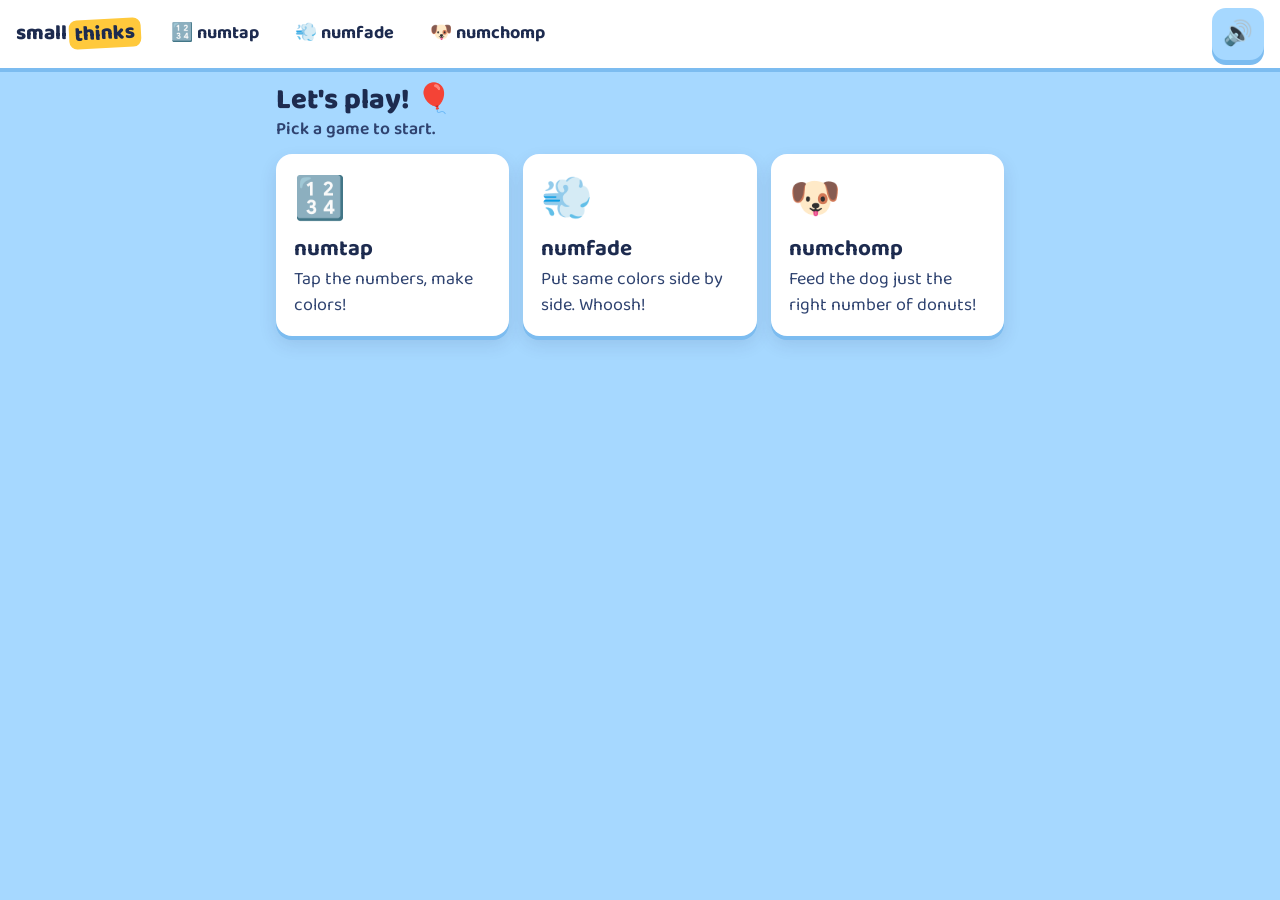
<file: index.html>
<!doctype html>
<html lang="en">
<head>
  <meta charset="utf-8">
  <meta name="viewport" content="width=device-width, initial-scale=1">
  <title>smallthinks</title>
  <meta name="description" content="Free, simple games for kids. No ads, no sign-up.">
  <link rel="stylesheet" href="shared/style.css">
</head>
<body data-game="">
  <main>
    <h1>Let's play! 🎈</h1>
    <p class="subtitle">Pick a game to start.</p>

    <!-- nav.js fills this with a card for each game -->
    <div id="game-list" class="game-list"></div>
  </main>

  <script src="shared/sound.js"></script>
  <script src="shared/nav.js"></script>
</body>
</html>
</file>
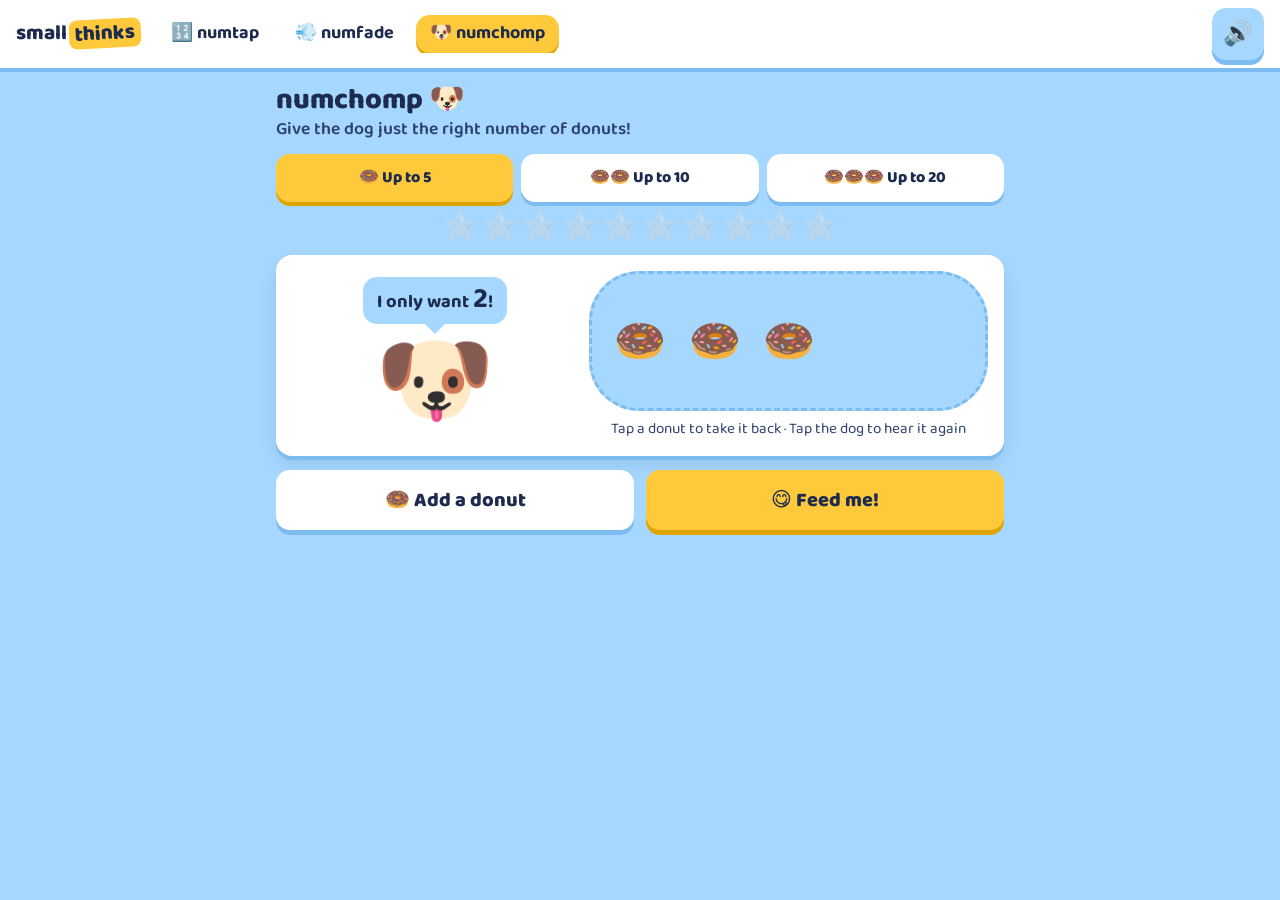
<file: games/numchomp/index.html>
<!doctype html>
<html lang="en">
<head>
  <meta charset="utf-8">
  <meta name="viewport" content="width=device-width, initial-scale=1">
  <title>numchomp · smallthinks</title>
  <link rel="stylesheet" href="../../shared/style.css">
  <link rel="stylesheet" href="numchomp.css">
</head>
<body data-game="numchomp">
  <main>
    <h1>numchomp 🐶</h1>
    <p class="subtitle">Give the dog just the right number of donuts!</p>

    <!-- How big the numbers get -->
    <div class="levels" role="group" aria-label="How big are the numbers?">
      <button class="level-button" data-max="5">🍩 Up to 5</button>
      <button class="level-button" data-max="10">🍩🍩 Up to 10</button>
      <button class="level-button" data-max="20">🍩🍩🍩 Up to 20</button>
    </div>

    <!-- 10 stars: one for each dog fed -->
    <div id="stars" class="stars" aria-label="Stars"></div>

    <div class="stage">
      <!-- The dog and what it wants -->
      <div class="dog-side">
        <div id="bubble" class="bubble" aria-live="polite"></div>
        <div id="dog" class="dog" aria-hidden="true">🐶</div>
      </div>

      <!-- The plate of donuts. Tap a donut to take it back. -->
      <div class="plate-side">
        <div id="plate" class="plate"></div>
        <p class="hint">Tap a donut to take it back · Tap the dog to hear it again</p>
      </div>
    </div>

    <div class="actions">
      <button id="add-button" class="big-button add-button">🍩 Add a donut</button>
      <button id="feed-button" class="big-button feed-button">😋 Feed me!</button>
    </div>

    <!-- "Yum! 5 + 3 = 8" and other messages -->
    <p id="message" class="message" aria-live="polite"></p>

    <!-- Shown after 10 stars -->
    <div id="win" class="win" hidden>
      <div class="win-card">
        <div class="win-emoji">🎉</div>
        <h2>You did it!</h2>
        <p>The dog is so full and happy!</p>
        <button id="play-again" class="big-button">Play again</button>
      </div>
    </div>
  </main>

  <script src="../../shared/sound.js"></script>
  <script src="../../shared/confetti.js"></script>
  <script src="../../shared/nav.js"></script>
  <script src="numchomp.js"></script>
</body>
</html>
</file>
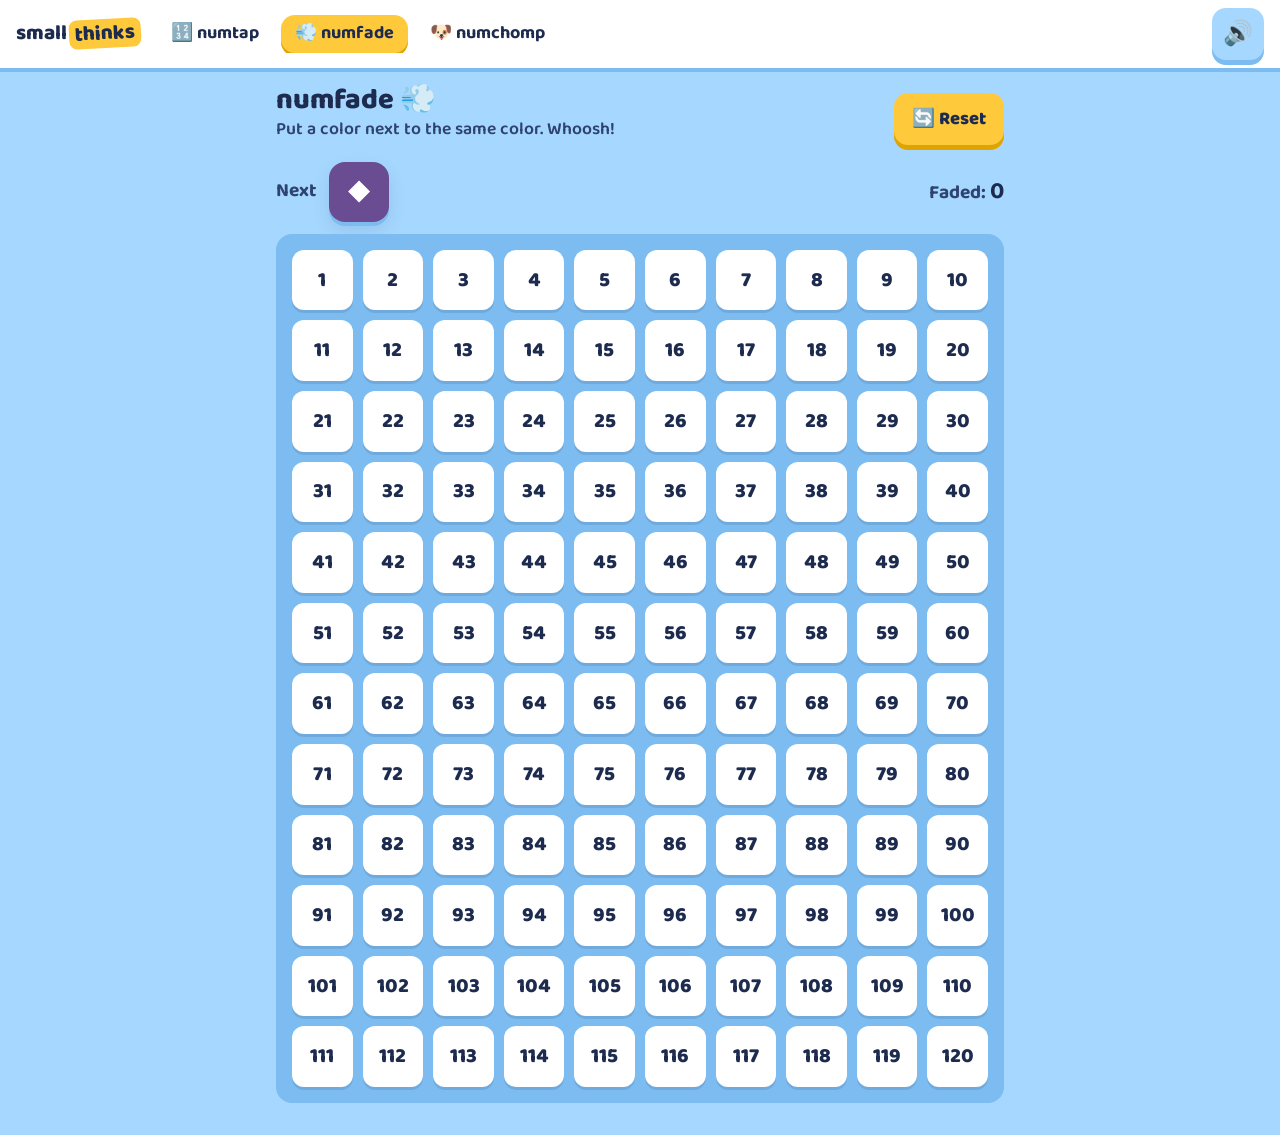
<file: games/numfade/index.html>
<!doctype html>
<html lang="en">
<head>
  <meta charset="utf-8">
  <meta name="viewport" content="width=device-width, initial-scale=1">
  <title>numfade · smallthinks</title>
  <link rel="stylesheet" href="../../shared/style.css">
  <link rel="stylesheet" href="numfade.css">
</head>
<body data-game="numfade">
  <main>
    <div class="numfade-header">
      <div>
        <h1>numfade 💨</h1>
        <p class="subtitle">Put a color next to the same color. Whoosh!</p>
      </div>
      <button id="reset-button" class="big-button">🔄 Reset</button>
    </div>

    <!-- The color your next tap will get, and the score -->
    <div class="status">
      <div class="next">
        <span>Next</span>
        <div id="next-color" class="swatch" role="img" aria-label="Next color"></div>
      </div>
      <p class="counter">Faded: <strong id="faded-count">0</strong></p>
    </div>

    <p class="rotate-tip">📱 Turn your phone sideways for bigger boxes!</p>

    <div class="board-wrap">
      <!-- numfade.js fills this with 120 number boxes -->
      <div id="board" class="board"></div>

      <!-- Shown when there are no white boxes left -->
      <div id="win" class="win" hidden>
        <div class="win-card">
          <div class="win-emoji">🎉</div>
          <h2>You did it!</h2>
          <p>You faded <strong id="win-count">0</strong> boxes.</p>
          <button id="play-again" class="big-button">Play again</button>
        </div>
      </div>
    </div>
  </main>

  <script src="../../shared/sound.js"></script>
  <script src="../../shared/confetti.js"></script>
  <script src="../../shared/hold.js"></script>
  <script src="../../shared/nav.js"></script>
  <script src="numfade.js"></script>
</body>
</html>
</file>
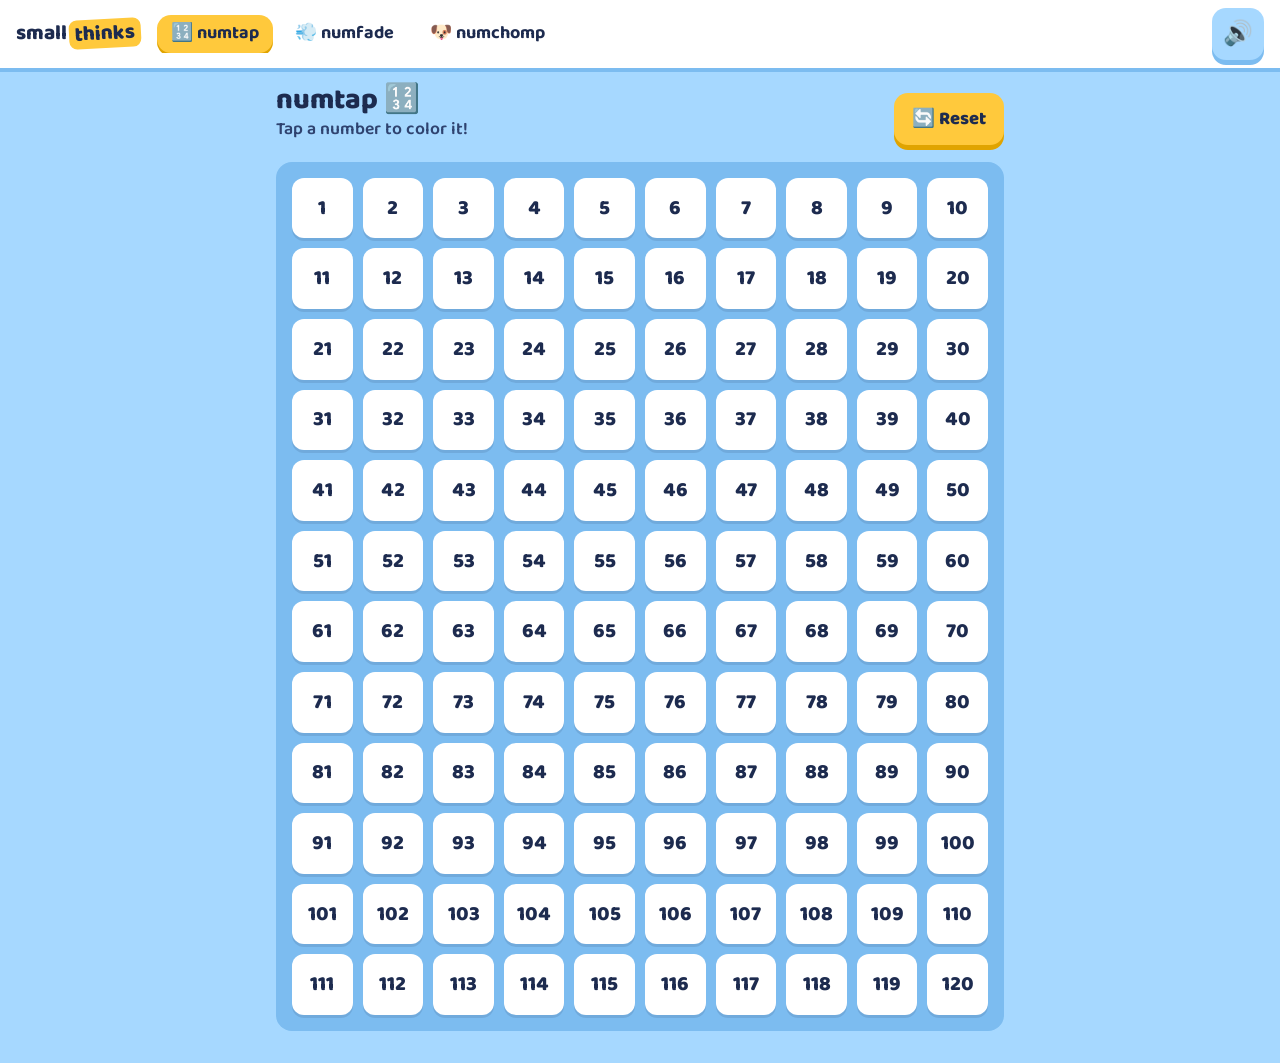
<file: games/numtap/index.html>
<!doctype html>
<html lang="en">
<head>
  <meta charset="utf-8">
  <meta name="viewport" content="width=device-width, initial-scale=1">
  <title>numtap · smallthinks</title>
  <link rel="stylesheet" href="../../shared/style.css">
  <link rel="stylesheet" href="numtap.css">
</head>
<body data-game="numtap">
  <main>
    <div class="numtap-header">
      <div>
        <h1>numtap 🔢</h1>
        <p class="subtitle">Tap a number to color it!</p>
      </div>
      <button id="reset-button" class="big-button">🔄 Reset</button>
    </div>

    <p class="rotate-tip">📱 Turn your phone sideways for bigger boxes!</p>

    <!-- numtap.js fills this with 120 number boxes -->
    <div id="board" class="board"></div>
  </main>

  <script src="../../shared/sound.js"></script>
  <script src="../../shared/hold.js"></script>
  <script src="../../shared/nav.js"></script>
  <script src="numtap.js"></script>
</body>
</html>
</file>
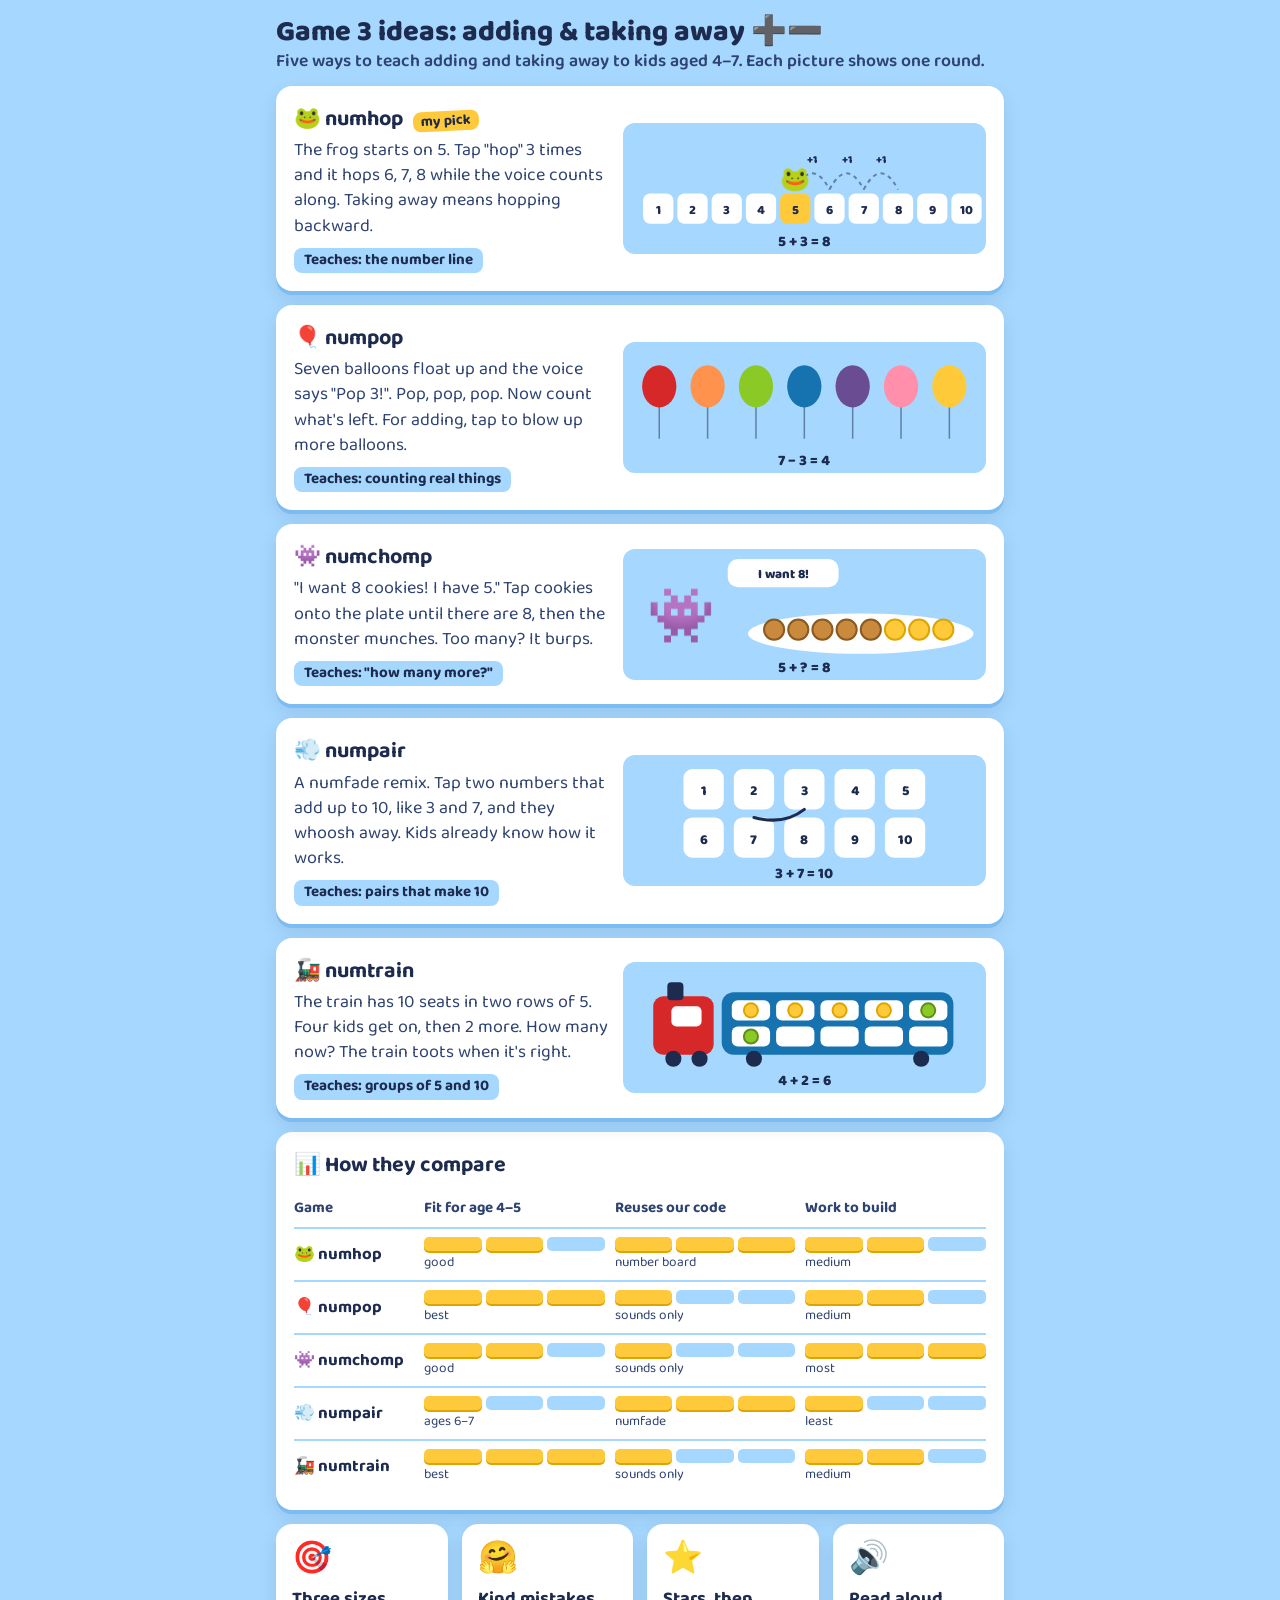
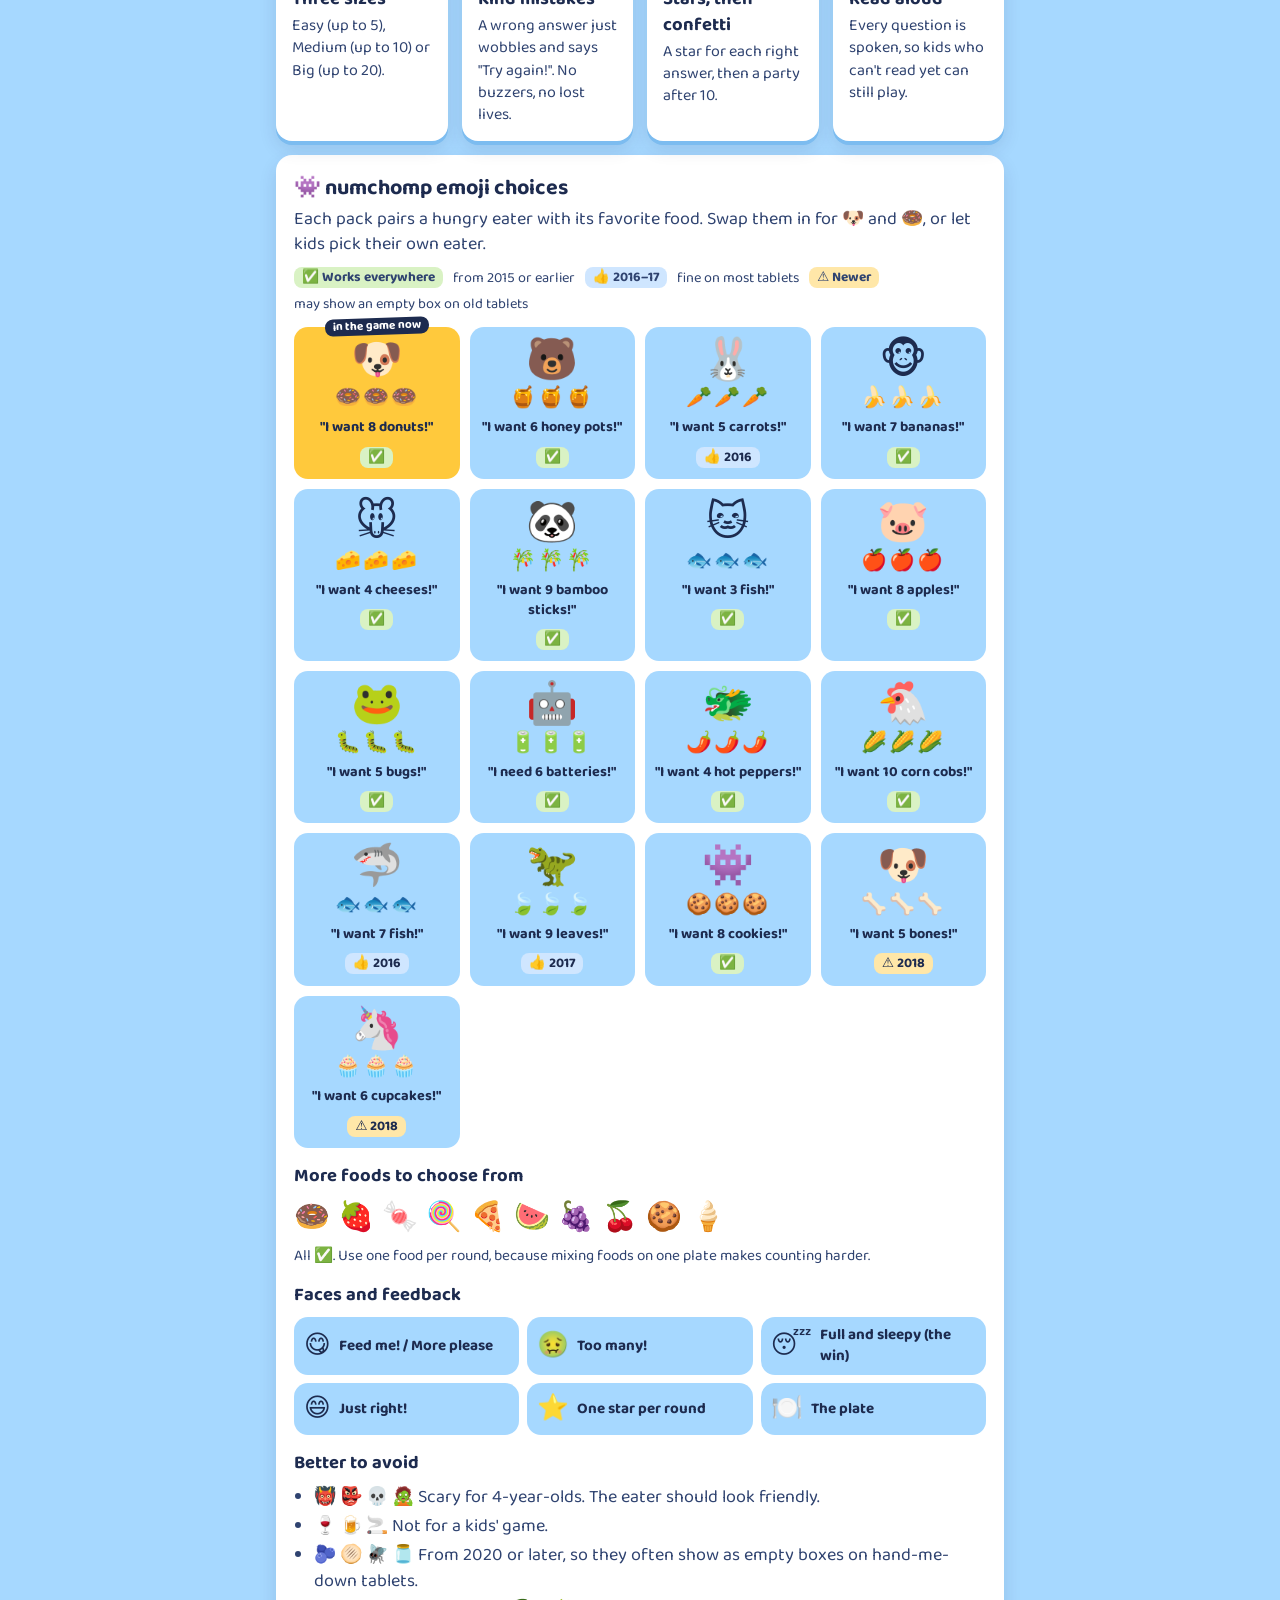
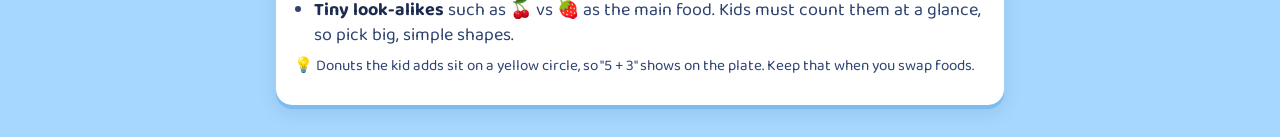
<file: idea.html>
<!doctype html>
<html lang="en">
<head>
  <meta charset="utf-8">
  <meta name="viewport" content="width=device-width, initial-scale=1">
  <title>Game 3 ideas · smallthinks</title>
  <link rel="stylesheet" href="shared/style.css">
  <style>
    /* ---------- Page layout ---------- */
    .ideas {
      display: grid;
      gap: 14px;
    }

    .idea {
      display: grid;
      grid-template-columns: minmax(0, 1fr) minmax(0, 1.15fr);
      gap: 14px;
      align-items: center;
      padding: 18px;
      border-radius: var(--radius);
      background: var(--white);
      box-shadow: var(--shadow);
    }

    .idea h2 {
      margin: 0 0 4px;
      font-size: 1.35rem;
    }

    .idea p {
      margin: 0 0 8px;
      color: var(--ink-soft);
    }

    .idea .skill {
      display: inline-block;
      padding: 2px 10px;
      border-radius: 8px;
      background: var(--sky);
      font-size: 0.95rem;
      font-weight: 700;
    }

    .pick {
      display: inline-block;
      margin-left: 6px;
      padding: 0 8px;
      border-radius: 8px;
      background: var(--accent);
      font-size: 0.9rem;
      transform: rotate(-3deg);
    }

    /* The drawing for each idea */
    .picture {
      width: 100%;
      height: auto;
      border-radius: 12px;
      background: var(--sky);
    }

    .picture text {
      font-family: var(--font);
      font-weight: 800;
      fill: var(--ink);
    }

    @media (max-width: 620px) {
      .idea {
        grid-template-columns: minmax(0, 1fr);
      }
    }

    /* ---------- Animations inside the drawings ---------- */
    /* All drawings use transform-box so they scale from their own middle */
    .picture * {
      transform-box: fill-box;
      transform-origin: center;
    }

    /* 1. numhop - frog hops 5 -> 6 -> 7 -> 8, rests, then starts again */
    .frog {
      animation: hop 4s ease-in-out infinite;
    }

    @keyframes hop {
      0%, 10% { transform: translate(0, 0); }
      18%     { transform: translate(17px, -28px); }
      26%     { transform: translate(34px, 0); }
      34%     { transform: translate(51px, -28px); }
      42%     { transform: translate(68px, 0); }
      50%     { transform: translate(85px, -28px); }
      58%, 92% { transform: translate(102px, 0); }
      100%    { transform: translate(0, 0); }
    }

    .land {
      animation: land 4s infinite;
    }

    @keyframes land {
      0%, 56%  { fill: var(--white); }
      60%, 92% { fill: #8ac926; }
      100%     { fill: var(--white); }
    }

    /* 2. numpop - balloons bob, the last 3 pop */
    .balloon {
      animation: bob 2s ease-in-out infinite;
    }

    .balloon:nth-child(2n) {
      animation-delay: -1s;
    }

    @keyframes bob {
      50% { transform: translateY(-5px); }
    }

    .popper {
      animation: pop-away 4s infinite;
    }

    .popper.p2 { animation-delay: 0.4s; }
    .popper.p3 { animation-delay: 0.8s; }

    @keyframes pop-away {
      0%, 30%  { transform: scale(1); opacity: 1; }
      36%      { transform: scale(1.4); opacity: 0.6; }
      40%, 90% { transform: scale(0); opacity: 0; }
      100%     { transform: scale(1); opacity: 1; }
    }

    /* 3. numchomp - 3 more cookies drop onto the plate, the monster munches */
    .cookie-new {
      animation: drop 4s infinite;
    }

    .cookie-new.c2 { animation-delay: 0.3s; }
    .cookie-new.c3 { animation-delay: 0.6s; }

    @keyframes drop {
      0%, 20%  { transform: translateY(-40px); opacity: 0; }
      32%, 88% { transform: translateY(0); opacity: 1; }
      100%     { transform: translateY(0); opacity: 0; }
    }

    .monster {
      animation: munch 4s infinite;
    }

    @keyframes munch {
      0%, 50% { transform: scale(1) rotate(0); }
      56%     { transform: scale(1.15) rotate(-6deg); }
      62%     { transform: scale(1) rotate(6deg); }
      68%     { transform: scale(1.1) rotate(0); }
      100%    { transform: scale(1); }
    }

    /* 4. numpair - 3 and 7 light up, link, then whoosh away */
    .pair {
      animation: pair 4s infinite;
    }

    @keyframes pair {
      0%, 15%  { fill: var(--white); transform: scale(1); opacity: 1; }
      25%, 55% { fill: #ffca3a; transform: scale(1.1); opacity: 1; }
      70%, 90% { fill: #ffca3a; transform: scale(0) rotate(90deg); opacity: 0; }
      100%     { fill: var(--white); transform: scale(1); opacity: 1; }
    }

    .pair-label {
      animation: pair-label 4s infinite;
    }

    @keyframes pair-label {
      0%, 55%  { opacity: 1; }
      70%, 90% { opacity: 0; }
      100%     { opacity: 1; }
    }

    .link {
      stroke-dasharray: 140;
      animation: link 4s infinite;
    }

    @keyframes link {
      0%, 25%  { stroke-dashoffset: 140; opacity: 1; }
      45%, 55% { stroke-dashoffset: 0; opacity: 1; }
      70%, 100% { stroke-dashoffset: 0; opacity: 0; }
    }

    /* 5. numtrain - 2 more kids hop on, the train rocks */
    .rider-new {
      animation: board 4s infinite;
    }

    .rider-new.r2 { animation-delay: 0.3s; }

    @keyframes board {
      0%, 20%  { transform: scale(0); }
      30%      { transform: scale(1.4); }
      36%, 92% { transform: scale(1); }
      100%     { transform: scale(0); }
    }

    .train {
      animation: rock 1s ease-in-out infinite;
    }

    @keyframes rock {
      50% { transform: translateY(-2px) rotate(-1deg); }
    }

    /* ---------- Comparison chart ---------- */
    .compare {
      margin-top: 14px;
      padding: 18px;
      border-radius: var(--radius);
      background: var(--white);
      box-shadow: var(--shadow);
    }

    .compare h2 {
      margin: 0 0 10px;
      font-size: 1.35rem;
    }

    .compare-row {
      display: grid;
      grid-template-columns: 120px repeat(3, minmax(0, 1fr));
      gap: 10px;
      align-items: center;
      padding: 8px 0;
      border-top: 2px solid var(--sky);
    }

    .compare-row.head {
      border-top: none;
      color: var(--ink-soft);
      font-size: 0.95rem;
      font-weight: 700;
    }

    .compare-row strong {
      font-size: 1.05rem;
    }

    /* A bar made of 3 blocks: more filled blocks = more of it */
    .meter {
      display: flex;
      gap: 4px;
    }

    .meter span {
      flex: 1;
      height: 14px;
      border-radius: 5px;
      background: var(--sky);
    }

    .meter span.on {
      background: var(--accent);
      box-shadow: 0 2px 0 var(--accent-dark);
    }

    .meter-note {
      display: block;
      margin-top: 2px;
      color: var(--ink-soft);
      font-size: 0.85rem;
    }

    @media (max-width: 620px) {
      .compare-row {
        grid-template-columns: 84px repeat(3, minmax(0, 1fr));
        gap: 6px;
      }

      .meter-note {
        font-size: 0.75rem;
      }
    }

    /* ---------- Things every idea gets ---------- */
    .shared-bits {
      display: grid;
      grid-template-columns: repeat(4, minmax(0, 1fr));
      gap: 14px;
      margin-top: 14px;
    }

    .bit {
      padding: 14px 16px;
      border-radius: var(--radius);
      background: var(--white);
      box-shadow: var(--shadow);
    }

    .bit .emoji {
      display: inline-block;
      font-size: 2rem;
      animation: float 2.4s ease-in-out infinite;
    }

    .bit:nth-child(2n) .emoji {
      animation-delay: -1.2s;
    }

    @media (max-width: 620px) {
      .shared-bits {
        grid-template-columns: repeat(2, minmax(0, 1fr));
      }
    }

    .bit h3 {
      margin: 4px 0 2px;
      font-size: 1.15rem;
    }

    .bit p {
      margin: 0;
      color: var(--ink-soft);
      font-size: 1rem;
    }

    /* ---------- numchomp emoji choices ---------- */
    .emoji-section {
      margin-top: 14px;
      padding: 18px;
      border-radius: var(--radius);
      background: var(--white);
      box-shadow: var(--shadow);
    }

    .emoji-section h2 {
      margin: 0 0 4px;
      font-size: 1.35rem;
    }

    .emoji-section h3 {
      margin: 16px 0 8px;
      font-size: 1.15rem;
    }

    .emoji-intro,
    .emoji-note {
      margin: 0 0 10px;
      color: var(--ink-soft);
    }

    .emoji-note {
      margin-top: 8px;
      font-size: 0.95rem;
    }

    .legend {
      display: flex;
      flex-wrap: wrap;
      align-items: center;
      gap: 6px 10px;
      margin-bottom: 12px;
      color: var(--ink-soft);
      font-size: 0.9rem;
    }

    .support {
      display: inline-block;
      padding: 1px 8px;
      border-radius: 8px;
      font-size: 0.85rem;
      font-weight: 700;
    }

    .support.ok {
      background: #d9f2c4;
    }

    .support.mid {
      background: #cfe6ff;
    }

    .support.warn {
      background: #ffe7a8;
    }

    .packs {
      display: grid;
      grid-template-columns: repeat(4, minmax(0, 1fr));
      gap: 10px;
    }

    .pack {
      position: relative;
      padding: 12px 8px 10px;
      border-radius: var(--corner);
      background: var(--sky);
      text-align: center;
    }

    .pack.now {
      background: var(--accent);
    }

    .pack-tag {
      position: absolute;
      top: -9px;
      left: 50%;
      padding: 0 8px;
      border-radius: 8px;
      background: var(--ink);
      color: var(--white);
      font-size: 0.75rem;
      font-weight: 700;
      white-space: nowrap;
      transform: translateX(-50%) rotate(-2deg);
    }

    .pack .eater {
      display: inline-block;
      font-size: 2.6rem;
      line-height: 1.1;
      animation: float 2.4s ease-in-out infinite;
    }

    .pack:nth-child(2n) .eater {
      animation-delay: -1.2s;
    }

    .pack .food {
      font-size: 1.3rem;
      letter-spacing: 2px;
    }

    .pack p {
      margin: 4px 0 6px;
      font-size: 0.9rem;
      font-weight: 700;
    }

    .emoji-row {
      display: flex;
      flex-wrap: wrap;
      gap: 8px;
      font-size: 1.8rem;
    }

    .emoji-row span {
      display: inline-block;
      transition: transform 0.25s var(--bounce);
    }

    @media (hover: hover) {
      .emoji-row span:hover {
        transform: scale(1.4) rotate(-10deg);
      }
    }

    .feedback {
      display: grid;
      grid-template-columns: repeat(3, minmax(0, 1fr));
      gap: 8px;
    }

    .feedback div {
      display: flex;
      align-items: center;
      gap: 8px;
      padding: 8px 10px;
      border-radius: var(--corner);
      background: var(--sky);
      font-size: 0.95rem;
      font-weight: 700;
    }

    .feedback span {
      font-size: 1.6rem;
    }

    .avoid {
      margin: 0;
      padding-left: 20px;
      color: var(--ink-soft);
    }

    .avoid li {
      margin-bottom: 4px;
    }

    .avoid strong {
      color: var(--ink);
    }

    @media (max-width: 620px) {
      .packs {
        grid-template-columns: repeat(2, minmax(0, 1fr));
      }

      .feedback {
        grid-template-columns: repeat(2, minmax(0, 1fr));
      }
    }
  </style>
</head>
<body>
  <main>
    <h1>Game 3 ideas: adding &amp; taking away ➕➖</h1>
    <p class="subtitle">Five ways to teach adding and taking away to kids aged 4–7. Each picture shows one round.</p>

    <div class="ideas">

      <!-- ===== 1. numhop ===== -->
      <section class="idea">
        <div>
          <h2>🐸 numhop <span class="pick">my pick</span></h2>
          <p>The frog starts on 5. Tap "hop" 3 times and it hops 6, 7, 8 while the voice counts along. Taking away means hopping backward.</p>
          <span class="skill">Teaches: the number line</span>
        </div>
        <svg class="picture" viewBox="0 0 360 130" role="img" aria-label="A frog hops from 5 to 8 on a row of numbered boxes: 5 plus 3 equals 8">
          <!-- hop arcs -->
          <g fill="none" stroke="#1d2b4f" stroke-width="2" stroke-dasharray="4 4" opacity="0.5">
            <path d="M171 66 Q188 34 205 66" />
            <path d="M205 66 Q222 34 239 66" />
            <path d="M239 66 Q256 34 273 66" />
          </g>
          <g font-size="11" text-anchor="middle">
            <text x="188" y="40">+1</text>
            <text x="222" y="40">+1</text>
            <text x="256" y="40">+1</text>
          </g>
          <!-- number boxes 1 to 10 -->
          <g font-size="13" text-anchor="middle">
            <rect x="20"  y="70" width="30" height="30" rx="7" fill="#fff" /><text x="35"  y="90">1</text>
            <rect x="54"  y="70" width="30" height="30" rx="7" fill="#fff" /><text x="69"  y="90">2</text>
            <rect x="88"  y="70" width="30" height="30" rx="7" fill="#fff" /><text x="103" y="90">3</text>
            <rect x="122" y="70" width="30" height="30" rx="7" fill="#fff" /><text x="137" y="90">4</text>
            <rect x="156" y="70" width="30" height="30" rx="7" fill="#ffca3a" /><text x="171" y="90">5</text>
            <rect x="190" y="70" width="30" height="30" rx="7" fill="#fff" /><text x="205" y="90">6</text>
            <rect x="224" y="70" width="30" height="30" rx="7" fill="#fff" /><text x="239" y="90">7</text>
            <rect class="land" x="258" y="70" width="30" height="30" rx="7" fill="#fff" /><text x="273" y="90">8</text>
            <rect x="292" y="70" width="30" height="30" rx="7" fill="#fff" /><text x="307" y="90">9</text>
            <rect x="326" y="70" width="30" height="30" rx="7" fill="#fff" /><text x="341" y="90">10</text>
          </g>
          <!-- the frog -->
          <text class="frog" x="171" y="64" font-size="24" text-anchor="middle">🐸</text>
          <text x="180" y="122" font-size="15" text-anchor="middle">5 + 3 = 8</text>
        </svg>
      </section>

      <!-- ===== 2. numpop ===== -->
      <section class="idea">
        <div>
          <h2>🎈 numpop</h2>
          <p>Seven balloons float up and the voice says "Pop 3!". Pop, pop, pop. Now count what's left. For adding, tap to blow up more balloons.</p>
          <span class="skill">Teaches: counting real things</span>
        </div>
        <svg class="picture" viewBox="0 0 360 130" role="img" aria-label="Seven balloons; three of them pop: 7 minus 3 equals 4">
          <g stroke="#1d2b4f" stroke-width="1.5" opacity="0.5">
            <line x1="36"  y1="64" x2="36"  y2="96" />
            <line x1="84"  y1="64" x2="84"  y2="96" />
            <line x1="132" y1="64" x2="132" y2="96" />
            <line x1="180" y1="64" x2="180" y2="96" />
            <line x1="228" y1="64" x2="228" y2="96" />
            <line x1="276" y1="64" x2="276" y2="96" />
            <line x1="324" y1="64" x2="324" y2="96" />
          </g>
          <g>
            <ellipse class="balloon" cx="36"  cy="44" rx="17" ry="21" fill="#d62828" />
            <ellipse class="balloon" cx="84"  cy="44" rx="17" ry="21" fill="#ff924c" />
            <ellipse class="balloon" cx="132" cy="44" rx="17" ry="21" fill="#8ac926" />
            <ellipse class="balloon" cx="180" cy="44" rx="17" ry="21" fill="#1673b0" />
            <ellipse class="popper p1" cx="228" cy="44" rx="17" ry="21" fill="#6a4c93" />
            <ellipse class="popper p2" cx="276" cy="44" rx="17" ry="21" fill="#ff8fab" />
            <ellipse class="popper p3" cx="324" cy="44" rx="17" ry="21" fill="#ffca3a" />
          </g>
          <text x="180" y="122" font-size="15" text-anchor="middle">7 − 3 = 4</text>
        </svg>
      </section>

      <!-- ===== 3. numchomp ===== -->
      <section class="idea">
        <div>
          <h2>👾 numchomp</h2>
          <p>"I want 8 cookies! I have 5." Tap cookies onto the plate until there are 8, then the monster munches. Too many? It burps.</p>
          <span class="skill">Teaches: "how many more?"</span>
        </div>
        <svg class="picture" viewBox="0 0 360 130" role="img" aria-label="A monster has 5 cookies and gets 3 more: 5 plus what makes 8">
          <text class="monster" x="58" y="84" font-size="54" text-anchor="middle">👾</text>
          <!-- speech bubble -->
          <rect x="104" y="10" width="110" height="28" rx="10" fill="#fff" />
          <text x="159" y="29" font-size="13" text-anchor="middle">I want 8!</text>
          <!-- plate -->
          <ellipse cx="236" cy="84" rx="112" ry="20" fill="#fff" />
          <!-- 5 cookies already there -->
          <g fill="#c98a3d" stroke="#8a5a20" stroke-width="2">
            <circle cx="150" cy="80" r="10" />
            <circle cx="174" cy="80" r="10" />
            <circle cx="198" cy="80" r="10" />
            <circle cx="222" cy="80" r="10" />
            <circle cx="246" cy="80" r="10" />
          </g>
          <!-- 3 new cookies drop in -->
          <g fill="#ffca3a" stroke="#e0a400" stroke-width="2">
            <circle class="cookie-new c1" cx="270" cy="80" r="10" />
            <circle class="cookie-new c2" cx="294" cy="80" r="10" />
            <circle class="cookie-new c3" cx="318" cy="80" r="10" />
          </g>
          <text x="180" y="122" font-size="15" text-anchor="middle">5 + ? = 8</text>
        </svg>
      </section>

      <!-- ===== 4. numpair ===== -->
      <section class="idea">
        <div>
          <h2>💨 numpair</h2>
          <p>A numfade remix. Tap two numbers that add up to 10, like 3 and 7, and they whoosh away. Kids already know how it works.</p>
          <span class="skill">Teaches: pairs that make 10</span>
        </div>
        <svg class="picture" viewBox="0 0 360 130" role="img" aria-label="Boxes 1 to 10; 3 and 7 light up together and fade: 3 plus 7 equals 10">
          <g font-size="14" text-anchor="middle">
            <rect x="60"  y="14" width="40" height="40" rx="9" fill="#fff" /><text x="80"  y="40">1</text>
            <rect x="110" y="14" width="40" height="40" rx="9" fill="#fff" /><text x="130" y="40">2</text>
            <rect class="pair" x="160" y="14" width="40" height="40" rx="9" fill="#fff" /><text class="pair-label" x="180" y="40">3</text>
            <rect x="210" y="14" width="40" height="40" rx="9" fill="#fff" /><text x="230" y="40">4</text>
            <rect x="260" y="14" width="40" height="40" rx="9" fill="#fff" /><text x="280" y="40">5</text>
            <rect x="60"  y="62" width="40" height="40" rx="9" fill="#fff" /><text x="80"  y="88">6</text>
            <rect class="pair" x="110" y="62" width="40" height="40" rx="9" fill="#fff" /><text class="pair-label" x="130" y="88">7</text>
            <rect x="160" y="62" width="40" height="40" rx="9" fill="#fff" /><text x="180" y="88">8</text>
            <rect x="210" y="62" width="40" height="40" rx="9" fill="#fff" /><text x="230" y="88">9</text>
            <rect x="260" y="62" width="40" height="40" rx="9" fill="#fff" /><text x="280" y="88">10</text>
          </g>
          <path class="link" d="M180 54 Q160 70 130 62" fill="none" stroke="#1d2b4f" stroke-width="3" stroke-linecap="round" />
          <text x="180" y="122" font-size="15" text-anchor="middle">3 + 7 = 10</text>
        </svg>
      </section>

      <!-- ===== 5. numtrain ===== -->
      <section class="idea">
        <div>
          <h2>🚂 numtrain</h2>
          <p>The train has 10 seats in two rows of 5. Four kids get on, then 2 more. How many now? The train toots when it's right.</p>
          <span class="skill">Teaches: groups of 5 and 10</span>
        </div>
        <svg class="picture" viewBox="0 0 360 130" role="img" aria-label="A train with ten seats; 4 kids sit, then 2 more get on: 4 plus 2 equals 6">
          <g class="train">
            <!-- engine -->
            <rect x="30" y="34" width="60" height="58" rx="10" fill="#d62828" />
            <rect x="44" y="20" width="16" height="18" rx="4" fill="#1d2b4f" />
            <rect x="48" y="44" width="30" height="20" rx="5" fill="#fff" />
            <!-- carriage with 10 seats -->
            <rect x="98" y="30" width="230" height="62" rx="12" fill="#1673b0" />
            <g fill="#fff">
              <rect x="108" y="38" width="38" height="20" rx="6" /><rect x="152" y="38" width="38" height="20" rx="6" />
              <rect x="196" y="38" width="38" height="20" rx="6" /><rect x="240" y="38" width="38" height="20" rx="6" />
              <rect x="284" y="38" width="38" height="20" rx="6" />
              <rect x="108" y="64" width="38" height="20" rx="6" /><rect x="152" y="64" width="38" height="20" rx="6" />
              <rect x="196" y="64" width="38" height="20" rx="6" /><rect x="240" y="64" width="38" height="20" rx="6" />
              <rect x="284" y="64" width="38" height="20" rx="6" />
            </g>
            <!-- 4 kids already sitting, 2 more hop on -->
            <g fill="#ffca3a" stroke="#e0a400" stroke-width="2">
              <circle cx="127" cy="48" r="7" /><circle cx="171" cy="48" r="7" />
              <circle cx="215" cy="48" r="7" /><circle cx="259" cy="48" r="7" />
            </g>
            <g fill="#8ac926" stroke="#5f8f14" stroke-width="2">
              <circle class="rider-new r1" cx="303" cy="48" r="7" />
              <circle class="rider-new r2" cx="127" cy="74" r="7" />
            </g>
            <!-- wheels -->
            <g fill="#1d2b4f">
              <circle cx="50" cy="96" r="8" /><circle cx="76" cy="96" r="8" />
              <circle cx="130" cy="96" r="8" /><circle cx="296" cy="96" r="8" />
            </g>
          </g>
          <text x="180" y="122" font-size="15" text-anchor="middle">4 + 2 = 6</text>
        </svg>
      </section>
    </div>

    <!-- ===== How they compare ===== -->
    <section class="compare">
      <h2>📊 How they compare</h2>

      <div class="compare-row head">
        <span>Game</span>
        <span>Fit for age 4–5</span>
        <span>Reuses our code</span>
        <span>Work to build</span>
      </div>

      <div class="compare-row">
        <strong>🐸 numhop</strong>
        <div><div class="meter"><span class="on"></span><span class="on"></span><span></span></div><span class="meter-note">good</span></div>
        <div><div class="meter"><span class="on"></span><span class="on"></span><span class="on"></span></div><span class="meter-note">number board</span></div>
        <div><div class="meter"><span class="on"></span><span class="on"></span><span></span></div><span class="meter-note">medium</span></div>
      </div>

      <div class="compare-row">
        <strong>🎈 numpop</strong>
        <div><div class="meter"><span class="on"></span><span class="on"></span><span class="on"></span></div><span class="meter-note">best</span></div>
        <div><div class="meter"><span class="on"></span><span></span><span></span></div><span class="meter-note">sounds only</span></div>
        <div><div class="meter"><span class="on"></span><span class="on"></span><span></span></div><span class="meter-note">medium</span></div>
      </div>

      <div class="compare-row">
        <strong>👾 numchomp</strong>
        <div><div class="meter"><span class="on"></span><span class="on"></span><span></span></div><span class="meter-note">good</span></div>
        <div><div class="meter"><span class="on"></span><span></span><span></span></div><span class="meter-note">sounds only</span></div>
        <div><div class="meter"><span class="on"></span><span class="on"></span><span class="on"></span></div><span class="meter-note">most</span></div>
      </div>

      <div class="compare-row">
        <strong>💨 numpair</strong>
        <div><div class="meter"><span class="on"></span><span></span><span></span></div><span class="meter-note">ages 6–7</span></div>
        <div><div class="meter"><span class="on"></span><span class="on"></span><span class="on"></span></div><span class="meter-note">numfade</span></div>
        <div><div class="meter"><span class="on"></span><span></span><span></span></div><span class="meter-note">least</span></div>
      </div>

      <div class="compare-row">
        <strong>🚂 numtrain</strong>
        <div><div class="meter"><span class="on"></span><span class="on"></span><span class="on"></span></div><span class="meter-note">best</span></div>
        <div><div class="meter"><span class="on"></span><span></span><span></span></div><span class="meter-note">sounds only</span></div>
        <div><div class="meter"><span class="on"></span><span class="on"></span><span></span></div><span class="meter-note">medium</span></div>
      </div>
    </section>

    <!-- ===== Shared by every idea ===== -->
    <div class="shared-bits">
      <div class="bit">
        <span class="emoji">🎯</span>
        <h3>Three sizes</h3>
        <p>Easy (up to 5), Medium (up to 10) or Big (up to 20).</p>
      </div>
      <div class="bit">
        <span class="emoji">🤗</span>
        <h3>Kind mistakes</h3>
        <p>A wrong answer just wobbles and says "Try again!". No buzzers, no lost lives.</p>
      </div>
      <div class="bit">
        <span class="emoji">⭐</span>
        <h3>Stars, then confetti</h3>
        <p>A star for each right answer, then a party after 10.</p>
      </div>
      <div class="bit">
        <span class="emoji">🔊</span>
        <h3>Read aloud</h3>
        <p>Every question is spoken, so kids who can't read yet can still play.</p>
      </div>
    </div>

    <!-- ===== numchomp emoji choices ===== -->
    <section class="emoji-section">
      <h2>👾 numchomp emoji choices</h2>
      <p class="emoji-intro">Each pack pairs a hungry eater with its favorite food. Swap them in for 🐶 and 🍩, or let kids pick their own eater.</p>

      <div class="legend">
        <span class="support ok">✅ Works everywhere</span> from 2015 or earlier
        <span class="support mid">👍 2016–17</span> fine on most tablets
        <span class="support warn">⚠️ Newer</span> may show an empty box on old tablets
      </div>

      <div class="packs">
        <div class="pack now">
          <span class="pack-tag">in the game now</span>
          <div class="eater">🐶</div>
          <div class="food">🍩🍩🍩</div>
          <p>"I want 8 donuts!"</p>
          <span class="support ok">✅</span>
        </div>
        <div class="pack">
          <div class="eater">🐻</div>
          <div class="food">🍯🍯🍯</div>
          <p>"I want 6 honey pots!"</p>
          <span class="support ok">✅</span>
        </div>
        <div class="pack">
          <div class="eater">🐰</div>
          <div class="food">🥕🥕🥕</div>
          <p>"I want 5 carrots!"</p>
          <span class="support mid">👍 2016</span>
        </div>
        <div class="pack">
          <div class="eater">🐵</div>
          <div class="food">🍌🍌🍌</div>
          <p>"I want 7 bananas!"</p>
          <span class="support ok">✅</span>
        </div>
        <div class="pack">
          <div class="eater">🐭</div>
          <div class="food">🧀🧀🧀</div>
          <p>"I want 4 cheeses!"</p>
          <span class="support ok">✅</span>
        </div>
        <div class="pack">
          <div class="eater">🐼</div>
          <div class="food">🎋🎋🎋</div>
          <p>"I want 9 bamboo sticks!"</p>
          <span class="support ok">✅</span>
        </div>
        <div class="pack">
          <div class="eater">🐱</div>
          <div class="food">🐟🐟🐟</div>
          <p>"I want 3 fish!"</p>
          <span class="support ok">✅</span>
        </div>
        <div class="pack">
          <div class="eater">🐷</div>
          <div class="food">🍎🍎🍎</div>
          <p>"I want 8 apples!"</p>
          <span class="support ok">✅</span>
        </div>
        <div class="pack">
          <div class="eater">🐸</div>
          <div class="food">🐛🐛🐛</div>
          <p>"I want 5 bugs!"</p>
          <span class="support ok">✅</span>
        </div>
        <div class="pack">
          <div class="eater">🤖</div>
          <div class="food">🔋🔋🔋</div>
          <p>"I need 6 batteries!"</p>
          <span class="support ok">✅</span>
        </div>
        <div class="pack">
          <div class="eater">🐲</div>
          <div class="food">🌶️🌶️🌶️</div>
          <p>"I want 4 hot peppers!"</p>
          <span class="support ok">✅</span>
        </div>
        <div class="pack">
          <div class="eater">🐔</div>
          <div class="food">🌽🌽🌽</div>
          <p>"I want 10 corn cobs!"</p>
          <span class="support ok">✅</span>
        </div>
        <div class="pack">
          <div class="eater">🦈</div>
          <div class="food">🐟🐟🐟</div>
          <p>"I want 7 fish!"</p>
          <span class="support mid">👍 2016</span>
        </div>
        <div class="pack">
          <div class="eater">🦖</div>
          <div class="food">🍃🍃🍃</div>
          <p>"I want 9 leaves!"</p>
          <span class="support mid">👍 2017</span>
        </div>
        <div class="pack">
          <div class="eater">👾</div>
          <div class="food">🍪🍪🍪</div>
          <p>"I want 8 cookies!"</p>
          <span class="support ok">✅</span>
        </div>
        <div class="pack">
          <div class="eater">🐶</div>
          <div class="food">🦴🦴🦴</div>
          <p>"I want 5 bones!"</p>
          <span class="support warn">⚠️ 2018</span>
        </div>
        <div class="pack">
          <div class="eater">🦄</div>
          <div class="food">🧁🧁🧁</div>
          <p>"I want 6 cupcakes!"</p>
          <span class="support warn">⚠️ 2018</span>
        </div>
      </div>

      <h3>More foods to choose from</h3>
      <div class="emoji-row">
        <span>🍩</span><span>🍓</span><span>🍬</span><span>🍭</span><span>🍕</span><span>🍉</span><span>🍇</span><span>🍒</span><span>🍪</span><span>🍦</span>
      </div>
      <p class="emoji-note">All ✅. Use one food per round, because mixing foods on one plate makes counting harder.</p>

      <h3>Faces and feedback</h3>
      <div class="feedback">
        <div><span>😋</span>Feed me! / More please</div>
        <div><span>🤢</span>Too many!</div>
        <div><span>😴</span>Full and sleepy (the win)</div>
        <div><span>😄</span>Just right!</div>
        <div><span>⭐</span>One star per round</div>
        <div><span>🍽️</span>The plate</div>
      </div>

      <h3>Better to avoid</h3>
      <ul class="avoid">
        <li><strong>👹 👺 💀 🧟</strong> Scary for 4-year-olds. The eater should look friendly.</li>
        <li><strong>🍷 🍺 🚬</strong> Not for a kids' game.</li>
        <li><strong>🫐 🫓 🪰 🫙</strong> From 2020 or later, so they often show as empty boxes on hand-me-down tablets.</li>
        <li><strong>Tiny look-alikes</strong> such as 🍒 vs 🍓 as the main food. Kids must count them at a glance, so pick big, simple shapes.</li>
      </ul>

      <p class="emoji-note">💡 Donuts the kid adds sit on a yellow circle, so "5 + 3" shows on the plate. Keep that when you swap foods.</p>
    </section>
  </main>
</body>
</html>
</file>
<file: shared/style.css>
/* =========================================================
   smallthinks - shared styles used by every page and game
   ========================================================= */

/* ---------- 0. Our font, saved in this project ----------
   Baloo 2 (free, SIL Open Font License - see fonts/OFL-LICENSE.txt).
   Keeping it here means no visitor data goes to a font service. */
@font-face {
  font-family: "Baloo 2";
  src: url("fonts/baloo-2-latin.woff2") format("woff2");
  font-weight: 400 800;
  font-style: normal;
  font-display: swap;
}

/* ---------- 1. Colors and sizes (change them here) ---------- */
:root {
  /* 60% - the main background: a sunny-day sky */
  --sky: #a6d8ff;
  --sky-deep: #7cbcf0;
  /* 30% - cards, boxes and text */
  --white: #ffffff;
  --ink: #1d2b4f;
  --ink-soft: #2f4370;
  /* 10% - the cheerful accent: sunshine yellow */
  --accent: #ffc93c;
  --accent-dark: #e0a400;

  --radius: 16px;   /* cards and the board */
  --corner: 14px;   /* buttons and tabs: rounded, but not round */
  --shadow: 0 4px 0 var(--sky-deep), 0 8px 18px rgba(29, 43, 79, 0.12);
  --bounce: cubic-bezier(0.34, 1.8, 0.64, 1); /* overshoots a little, like a spring */
  --font: "Baloo 2", "Nunito", "Comic Sans MS", system-ui, sans-serif;
}

/* ---------- 2. Page basics ---------- */
* {
  box-sizing: border-box;
}

body {
  margin: 0;
  min-height: 100vh;
  background: var(--sky);
  color: var(--ink);
  font-family: var(--font);
  font-size: 18px;
  line-height: 1.4;
}

main {
  max-width: 760px;
  margin: 0 auto;
  padding: 16px 16px 32px;
}

/* Make taps feel right on phones and tablets */
a,
button {
  touch-action: manipulation;               /* no zoom when tapping fast */
  -webkit-tap-highlight-color: transparent; /* no gray flash on tap */
  -webkit-touch-callout: none;              /* no pop-up menu on a long press */
  user-select: none;                        /* don't select the text */
}

/* "Turn your phone" tip: only on phones held upright */
.rotate-tip {
  display: none;
  margin: 0 0 12px;
  padding: 8px 12px;
  border-radius: var(--corner);
  background: var(--white);
  color: var(--ink-soft);
  font-size: 1rem;
  text-align: center;
}

/* On small phones: thinner edges so the boxes get as big as possible */
@media (max-width: 500px) {
  main {
    padding: 12px 8px 24px;
  }
}

@media (max-width: 500px) and (orientation: portrait) {
  .rotate-tip {
    display: block;
  }
}

/* Headings stay close in size to the text: friendly, not shouty */
h1 {
  margin: 0;
  font-size: clamp(1.5rem, 4.5vw, 1.8rem);
  font-weight: 800;
  line-height: 1.15;
}

.subtitle {
  margin: 0 0 12px;
  color: var(--ink-soft);
  font-size: 1.1rem;
  font-weight: 600;
}

/* ---------- 3. Top bar with tabs ---------- */
.topbar {
  position: sticky;
  top: 0;
  z-index: 10;
  display: flex;
  align-items: center;
  gap: 8px;
  padding: 8px 16px;
  background: var(--white);
  box-shadow: 0 4px 0 var(--sky-deep);
}

.logo {
  margin-right: 8px;
  color: var(--ink);
  font-size: 1.3rem;
  font-weight: 800;
  text-decoration: none;
}

/* "thinks" sits on a yellow sticker (yellow text on white would be hard to read) */
.logo span {
  display: inline-block;
  margin-left: 2px;
  padding: 0 6px;
  border-radius: 8px;
  background: var(--accent);
  transform: rotate(-3deg);
}

.tabs {
  display: flex;
  gap: 8px;
  flex: 1;
  overflow-x: auto;
}

.tab {
  padding: 6px 14px;
  border-radius: var(--corner);
  color: var(--ink);
  font-weight: 700;
  text-decoration: none;
  white-space: nowrap;
  transition: background 0.15s, transform 0.3s var(--bounce);
}

.tab.active {
  background: var(--accent);
  box-shadow: 0 3px 0 var(--accent-dark);
  animation: tab-hop 0.5s var(--bounce);
}

@keyframes tab-hop {
  0%   { transform: translateY(6px) scale(0.9); }
  100% { transform: translateY(0) scale(1); }
}

/* On small phones the tabs show only their emoji, so every game fits */
@media (max-width: 560px) {
  .tab-name {
    display: none;
  }

  .tab {
    padding: 6px 10px;
    font-size: 1.3rem;
  }

  .tab.active .tab-name {
    display: inline;
    font-size: 1rem;
  }
}

/* Hover effects only on devices with a mouse.
   (On touch screens they get "stuck" after a tap.) */
@media (hover: hover) {
  .tab:hover {
    background: var(--sky);
    transform: translateY(-2px);
  }

  .tab.active:hover {
    background: var(--accent);
  }
}

/* ---------- 4. Big friendly buttons ---------- */
.big-button {
  display: inline-flex;
  align-items: center;
  justify-content: center;
  gap: 8px;
  min-width: 52px;
  min-height: 52px;
  padding: 8px 18px;
  border: none;
  border-radius: var(--corner);
  background: var(--accent);
  box-shadow: 0 5px 0 var(--accent-dark);
  color: var(--ink);
  font-family: inherit;
  font-size: 1.15rem;
  font-weight: 800;
  cursor: pointer;
  transition: transform 0.25s var(--bounce), box-shadow 0.1s;
}

@media (hover: hover) {
  .big-button:hover {
    transform: translateY(-3px) rotate(-2deg);
  }
}

/* Pressing the button squishes it down */
.big-button:active {
  transform: translateY(4px) scale(0.96);
  box-shadow: 0 1px 0 var(--accent-dark);
  transition-duration: 0.05s;
}

/* The sound button in the top bar is a soft sky color */
.sound-button {
  padding: 0;
  font-size: 1.5rem;
  background: var(--sky);
  box-shadow: 0 5px 0 var(--sky-deep);
}

.sound-button:active {
  box-shadow: 0 1px 0 var(--sky-deep);
}

/* Hold-to-press button (see hold.js): a darker color fills it from left to right */
.hold-button {
  position: relative;
  overflow: hidden;
  isolation: isolate; /* keeps the fill behind the text */
}

.hold-button::after {
  content: "";
  position: absolute;
  inset: 0;
  z-index: -1;
  background: var(--accent-dark);
  transform: scaleX(0);
  transform-origin: left;
  transition: transform 0.2s;
}

.hold-button.holding::after {
  transform: scaleX(1);
  transition: transform var(--hold-time, 0.8s) linear;
}

/* A wobble when it's only tapped, to say "hold me" */
.hold-button.shake {
  animation: shake 0.45s;
}

@keyframes shake {
  20% { transform: translateX(-6px) rotate(-4deg); }
  40% { transform: translateX(6px) rotate(4deg); }
  60% { transform: translateX(-4px) rotate(-2deg); }
  80% { transform: translateX(4px) rotate(2deg); }
}

/* A clear ring when using the keyboard (Tab key) */
a:focus-visible,
button:focus-visible {
  outline: 4px solid var(--ink);
  outline-offset: 3px;
}

/* ---------- 5. Game cards on the home page ---------- */
.game-list {
  display: grid;
  grid-template-columns: repeat(auto-fill, minmax(200px, 1fr));
  gap: 14px;
}

.game-card {
  display: block;
  padding: 18px;
  border-radius: var(--radius);
  background: var(--white);
  box-shadow: var(--shadow);
  color: var(--ink);
  text-decoration: none;
  transition: transform 0.3s var(--bounce);
}

@media (hover: hover) {
  .game-card:hover {
    transform: translateY(-6px) rotate(-2deg);
  }
}

.game-card:active {
  transform: scale(0.95);
}

/* The emoji on each card floats up and down, each one a little out of step */
.game-card .emoji {
  display: inline-block;
  font-size: 2.6rem;
  animation: float 2.4s ease-in-out infinite;
}

.game-card:nth-child(2n) .emoji {
  animation-delay: -1.2s;
}

@keyframes float {
  50% { transform: translateY(-6px) rotate(6deg); }
}

.game-card h2 {
  margin: 4px 0 2px;
  font-size: 1.4rem;
}

.game-card p {
  margin: 0;
  color: var(--ink-soft);
}

/* ---------- 6. Confetti (see confetti.js) ---------- */
.confetti {
  position: fixed;
  inset: 0;
  z-index: 100;
  overflow: hidden;
  pointer-events: none; /* taps go straight through */
}

.confetti-piece {
  position: absolute;
  top: -20px;
  width: 10px;
  height: 16px;
  border-radius: 3px;
  animation: confetti-fall linear forwards;
}

@keyframes confetti-fall {
  to {
    transform: translateY(110vh) rotate(720deg);
  }
}

/* Respect people who prefer less movement */
@media (prefers-reduced-motion: reduce) {
  * {
    transition: none !important;
    animation: none !important;
  }
}
</file>
<file: games/numchomp/numchomp.css>
/* =========================================
   numchomp - styles for this game only
   ========================================= */

/* ---------- Level buttons ---------- */
.levels {
  display: flex;
  flex-wrap: wrap;
  gap: 8px;
  margin-bottom: 12px;
}

.level-button {
  flex: 1;
  min-height: 48px;
  padding: 6px 12px;
  border: none;
  border-radius: var(--corner);
  background: var(--white);
  box-shadow: 0 4px 0 var(--sky-deep);
  color: var(--ink);
  font-family: inherit;
  font-size: 1rem;
  font-weight: 800;
  white-space: nowrap;
  cursor: pointer;
  transition: transform 0.25s var(--bounce);
}

.level-button:active {
  transform: translateY(3px) scale(0.96);
}

.level-button.chosen {
  background: var(--accent);
  box-shadow: 0 4px 0 var(--accent-dark);
}

/* ---------- Stars ---------- */
.stars {
  display: flex;
  justify-content: center;
  gap: 4px;
  margin-bottom: 12px;
  font-size: clamp(1.3rem, 5vw, 1.8rem);
  line-height: 1;
}

.star {
  opacity: 0.35;
  filter: grayscale(1);
}

.star.earned {
  opacity: 1;
  filter: none;
  animation: star-pop 0.6s var(--bounce);
}

@keyframes star-pop {
  0%   { transform: scale(0) rotate(-90deg); }
  100% { transform: scale(1) rotate(0); }
}

/* ---------- The dog and the plate ---------- */
.stage {
  display: grid;
  grid-template-columns: minmax(0, 1fr) minmax(0, 1.4fr);
  gap: 12px;
  align-items: center;
  padding: 16px;
  border-radius: var(--radius);
  background: var(--white);
  box-shadow: var(--shadow);
}

.dog-side {
  display: flex;
  flex-direction: column;
  align-items: center;
  cursor: pointer; /* tap to hear the question again */
}

.bubble {
  position: relative;
  display: inline-block;
  margin-bottom: 14px;
  padding: 8px 14px;
  border-radius: var(--corner);
  background: var(--sky);
  font-size: 1.15rem;
  font-weight: 700;
}

/* The little point under the speech bubble */
.bubble::after {
  content: "";
  position: absolute;
  bottom: -10px;
  left: 50%;
  margin-left: -10px;
  border: 10px solid transparent;
  border-top-color: var(--sky);
  border-bottom: 0;
}

/* The number the dog wants is big and bold */
.bubble strong {
  font-size: 1.8rem;
  line-height: 1;
}

.bubble.pop {
  animation: bubble-pop 0.45s var(--bounce);
}

@keyframes bubble-pop {
  0%   { transform: scale(0.5); }
  100% { transform: scale(1); }
}

.dog {
  display: inline-block;
  font-size: clamp(4rem, 14vw, 6rem);
  line-height: 1;
  animation: breathe 2s ease-in-out infinite;
}

@keyframes breathe {
  50% { transform: scale(1.06) translateY(-4px); }
}

/* Eating: big chomps */
.dog.munch {
  animation: munch 0.6s ease-in-out 2;
}

@keyframes munch {
  0%, 100% { transform: scale(1) rotate(0); }
  25%      { transform: scale(1.25, 0.85) rotate(-6deg); }
  50%      { transform: scale(0.9, 1.15); }
  75%      { transform: scale(1.2, 0.9) rotate(6deg); }
}

/* Too many donuts: burp and wobble */
.dog.burp {
  animation: burp 0.6s ease-in-out;
}

@keyframes burp {
  0%, 100% { transform: rotate(0); }
  20%      { transform: rotate(-14deg) scale(1.15); }
  40%      { transform: rotate(12deg); }
  60%      { transform: rotate(-8deg); }
  80%      { transform: rotate(5deg); }
}

/* Not enough donuts: a hopeful little hop */
.dog.hungry {
  animation: hungry 0.5s ease-in-out 2;
}

@keyframes hungry {
  50% { transform: translateY(-14px); }
}

/* The plate: rows of 5, so counting is easier */
.plate {
  display: grid;
  grid-template-columns: repeat(5, minmax(0, 1fr));
  gap: 8px;
  min-height: 140px;
  padding: 14px;
  border: 3px dashed var(--sky-deep);
  border-radius: 50px;
  background: var(--sky);
  align-content: center;
}

.donut {
  position: relative;
  aspect-ratio: 1;
  max-width: 56px;
  width: 100%;
  margin: 0 auto;
  padding: 0;
  border: 3px solid transparent;
  border-radius: 50%;
  background: transparent;
  font-size: clamp(1.6rem, 6vw, 2.6rem); /* the 🍩 emoji */
  line-height: 1;
  cursor: pointer;
  animation: donut-in 0.4s var(--bounce);
}

/* Donuts the kid added sit on a yellow circle, so "5 + 3" is easy to see */
.donut.added {
  border-color: var(--accent-dark);
  background: var(--accent);
}

@keyframes donut-in {
  0%   { transform: translateY(-30px) scale(0.3); opacity: 0; }
  100% { transform: translateY(0) scale(1); opacity: 1; }
}

/* Taking a donut back: it flies away */
.donut.leaving {
  animation: donut-out 0.3s ease-in forwards;
  pointer-events: none;
}

@keyframes donut-out {
  to { transform: translateY(-40px) rotate(90deg) scale(0); opacity: 0; }
}

/* Eaten: the donuts shrink away one after another */
.donut.eaten {
  animation: eaten 0.35s ease-in forwards;
}

@keyframes eaten {
  to { transform: scale(0) rotate(-180deg); opacity: 0; }
}

.hint {
  margin: 8px 0 0;
  color: var(--ink-soft);
  font-size: 0.95rem;
  text-align: center;
}

/* ---------- Buttons and message ---------- */
.actions {
  display: flex;
  gap: 12px;
  margin-top: 14px;
}

.actions .big-button {
  flex: 1;
  min-height: 60px;
  font-size: 1.25rem;
}

.add-button {
  background: var(--white);
  box-shadow: 0 5px 0 var(--sky-deep);
}

.add-button:active {
  box-shadow: 0 1px 0 var(--sky-deep);
}

.big-button:disabled {
  opacity: 0.5;
  cursor: default;
}

.message {
  min-height: 2.6rem;
  margin: 12px 0 0;
  font-size: 1.6rem;
  font-weight: 800;
  text-align: center;
}

.message.pop {
  animation: bubble-pop 0.45s var(--bounce);
}

/* ---------- "You did it!" ---------- */
.win {
  position: fixed;
  inset: 0;
  z-index: 50;
  display: flex;
  align-items: center;
  justify-content: center;
  padding: 16px;
  background: rgba(166, 216, 255, 0.85);
}

.win[hidden] {
  display: none;
}

.win-card {
  padding: 24px 28px;
  border-radius: var(--radius);
  background: var(--white);
  box-shadow: var(--shadow);
  text-align: center;
  animation: bubble-pop 0.45s var(--bounce);
}

.win-emoji {
  display: inline-block;
  font-size: 4rem;
  line-height: 1;
  animation: party 0.8s ease-in-out infinite;
}

@keyframes party {
  0%, 100% { transform: rotate(-12deg) scale(1); }
  50%      { transform: rotate(12deg) scale(1.15); }
}

.win-card h2 {
  margin: 6px 0 2px;
  font-size: 1.7rem;
}

.win-card p {
  margin: 0 0 16px;
  color: var(--ink-soft);
  font-size: 1.2rem;
}

/* ---------- Phones ---------- */
@media (max-width: 560px) {
  .stage {
    grid-template-columns: minmax(0, 1fr);
    padding: 12px;
  }

  .plate {
    gap: 6px;
    padding: 10px;
    border-radius: 28px;
  }

  .actions .big-button {
    font-size: 1.1rem;
    padding: 8px 10px;
  }
}
</file>
<file: games/numfade/numfade.css>
/* =========================================
   numfade - styles for this game only
   ========================================= */

.numfade-header {
  display: flex;
  align-items: center;
  justify-content: space-between;
  gap: 16px;
  flex-wrap: wrap;
  margin-bottom: 8px;
}

/* "Next color" and score row */
.status {
  display: flex;
  align-items: center;
  justify-content: space-between;
  gap: 16px;
  margin-bottom: 12px;
}

.next {
  display: flex;
  align-items: center;
  gap: 12px;
  font-size: 1.2rem;
  font-weight: 700;
  color: var(--ink-soft);
}

/* A big square showing the next color and its shape */
.swatch {
  display: flex;
  align-items: center;
  justify-content: center;
  width: 60px;
  height: 60px;
  border-radius: 16px;
  background: var(--white);
  box-shadow: var(--shadow);
  font-size: 1.8rem;
  line-height: 1;
}

.swatch.pop {
  animation: pop 0.45s ease-out;
}

.counter {
  margin: 0;
  font-size: 1.2rem;
  font-weight: 700;
  color: var(--ink-soft);
}

.counter strong {
  color: var(--ink);
  font-size: 1.5rem;
}

/* The board and the "You did it!" message sit on top of each other */
.board-wrap {
  position: relative;
}

/* 10 columns x 12 rows of boxes */
.board {
  display: grid;
  grid-template-columns: repeat(10, 1fr);
  gap: clamp(4px, 1.2vw, 10px);
  padding: clamp(8px, 2vw, 16px);
  border-radius: var(--radius);
  background: var(--sky-deep);
}

.box {
  position: relative; /* so the shape can sit in the corner */
  aspect-ratio: 1; /* keep every box square */
  border: none;
  border-radius: clamp(6px, 1.5vw, 12px);
  background: var(--white);
  box-shadow: 0 3px 0 rgba(29, 43, 79, 0.12);
  color: var(--ink);
  font-family: inherit;
  font-size: clamp(0.8rem, 2.6vw, 1.3rem);
  font-weight: 800;
  cursor: pointer;
  transition: transform 0.1s, background-color 0.2s, box-shadow 0.4s, color 0.4s;
}

@media (hover: hover) {
  .box:hover {
    transform: translateY(-2px);
  }
}

.box:active {
  transform: scale(0.9);
}

/* A colored box stays put: no more hover or press */
.box.colored {
  cursor: default;
}

/* Each color has a shape too, so kids who can't tell some colors apart can still play */
.box.colored::before {
  content: attr(data-shape);
  position: absolute;
  top: 2px;
  left: 4px;
  font-size: clamp(0.5rem, 1.6vw, 0.8rem);
  line-height: 1;
}

.box.colored:hover,
.box.colored:active {
  transform: none;
}

/* Little bounce when a box gets its color */
.box.pop {
  animation: pop 0.45s ease-out;
}

@keyframes pop {
  0%   { transform: scale(0.6) rotate(-10deg); }
  50%  { transform: scale(1.25) rotate(6deg); }
  75%  { transform: scale(0.95) rotate(-2deg); }
  100% { transform: scale(1) rotate(0); }
}

/* A faded box looks like an empty slot */
.box.faded {
  background: transparent;
  box-shadow: inset 0 2px 4px rgba(29, 43, 79, 0.15);
  color: transparent;
  cursor: default;
  animation: fade 0.5s ease-out;
}

.box.faded:hover,
.box.faded:active {
  transform: none;
}

@keyframes fade {
  0%   { transform: scale(1) rotate(0); opacity: 1; }
  50%  { transform: scale(0.4) rotate(90deg); opacity: 0.2; }
  100% { transform: scale(1) rotate(0); opacity: 1; }
}

/* ---------- "You did it!" message ---------- */
.win {
  position: absolute;
  inset: 0;
  display: flex;
  align-items: center;
  justify-content: center;
  padding: 16px;
  border-radius: var(--radius);
  background: rgba(166, 216, 255, 0.85);
}

.win[hidden] {
  display: none;
}

.win-card {
  padding: 24px 28px;
  border-radius: var(--radius);
  background: var(--white);
  box-shadow: var(--shadow);
  text-align: center;
  animation: pop 0.4s ease-out;
}

.win-emoji {
  font-size: 4rem;
  line-height: 1;
  display: inline-block;
  animation: party 0.8s ease-in-out infinite;
}

.win-card h2 {
  margin: 6px 0 2px;
  font-size: 1.7rem;
}

.win-card p {
  margin: 0 0 16px;
  color: var(--ink-soft);
  font-size: 1.2rem;
}

/* On small phones: tighter spacing so each box is as big as possible */
@media (max-width: 500px) {
  .board {
    gap: 3px;
    padding: 4px;
  }
}

/* The party emoji keeps dancing */
@keyframes party {
  0%, 100% { transform: rotate(-12deg) scale(1); }
  50%      { transform: rotate(12deg) scale(1.15); }
}
</file>
<file: games/numtap/numtap.css>
/* =========================================
   numtap - styles for this game only
   ========================================= */

.numtap-header {
  display: flex;
  align-items: center;
  justify-content: space-between;
  gap: 16px;
  flex-wrap: wrap;
  margin-bottom: 8px;
}

/* 10 columns x 12 rows of boxes */
.board {
  display: grid;
  grid-template-columns: repeat(10, 1fr);
  gap: clamp(4px, 1.2vw, 10px);
  padding: clamp(8px, 2vw, 16px);
  border-radius: var(--radius);
  background: var(--sky-deep);
}

.box {
  aspect-ratio: 1; /* keep every box square */
  border: none;
  border-radius: clamp(6px, 1.5vw, 12px);
  background: var(--white);
  box-shadow: 0 3px 0 rgba(29, 43, 79, 0.12);
  color: var(--ink);
  font-family: inherit;
  font-size: clamp(0.8rem, 2.6vw, 1.3rem);
  font-weight: 800;
  cursor: pointer;
  transition: transform 0.1s, background-color 0.2s;
}

@media (hover: hover) {
  .box:hover {
    transform: translateY(-2px);
  }
}

.box:active {
  transform: scale(0.9);
}

/* Little bounce when a box gets a new color */
.box.pop {
  animation: pop 0.45s ease-out;
}

@keyframes pop {
  0%   { transform: scale(0.6) rotate(-10deg); }
  50%  { transform: scale(1.25) rotate(6deg); }
  75%  { transform: scale(0.95) rotate(-2deg); }
  100% { transform: scale(1) rotate(0); }
}

/* On small phones: tighter spacing so each box is as big as possible */
@media (max-width: 500px) {
  .board {
    gap: 3px;
    padding: 4px;
  }
}
</file>
